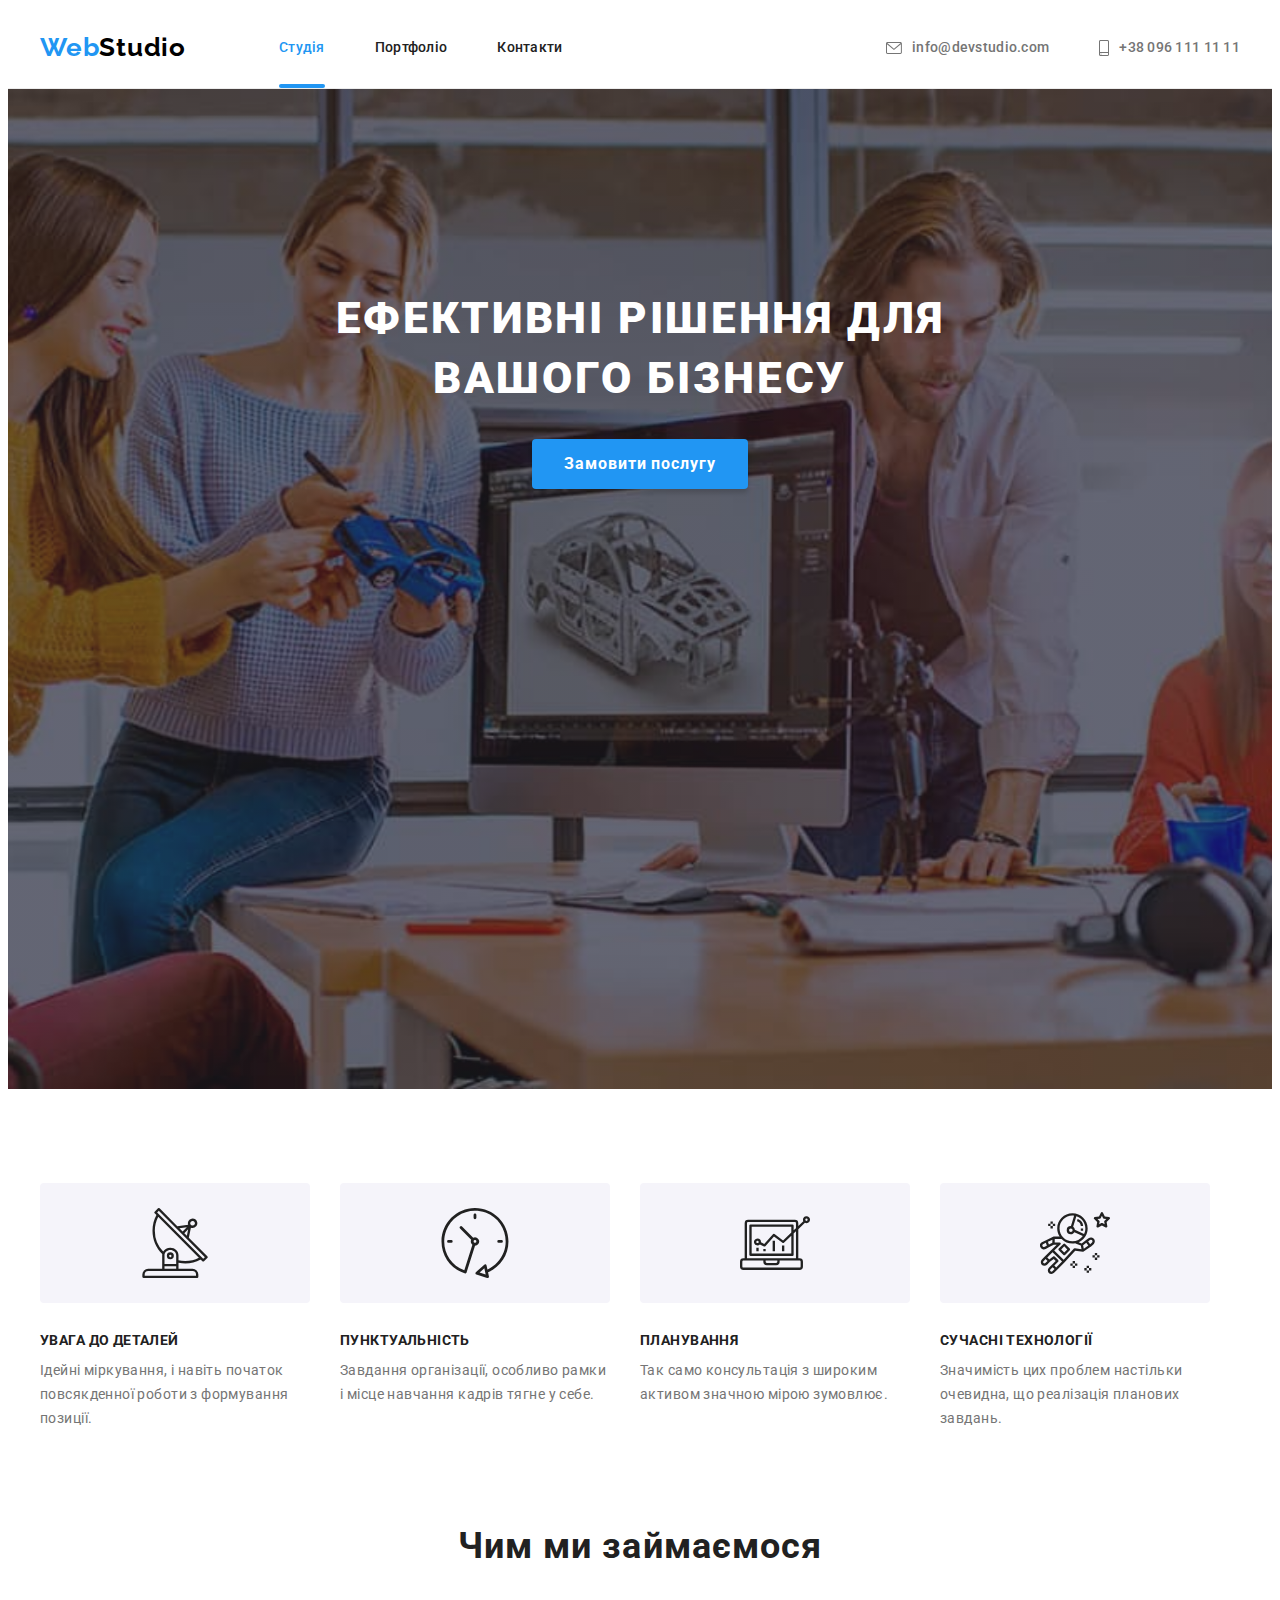
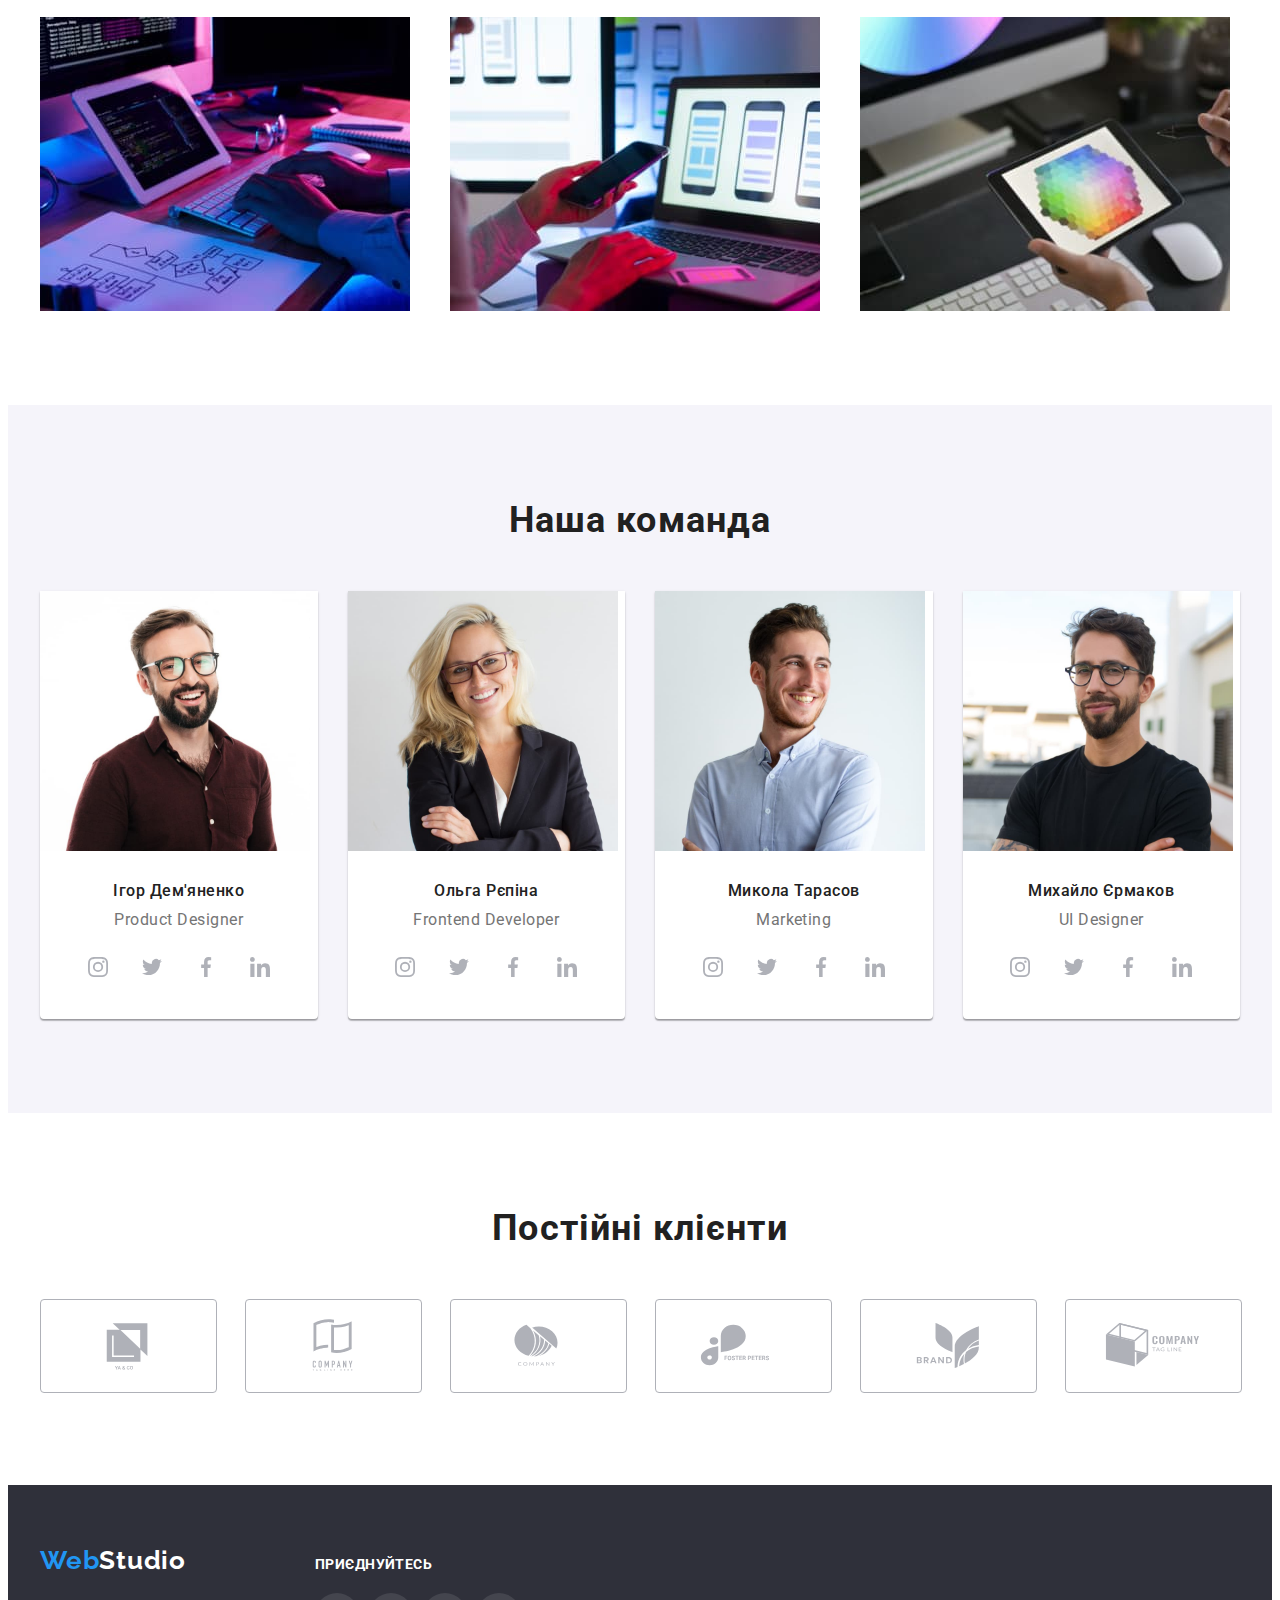
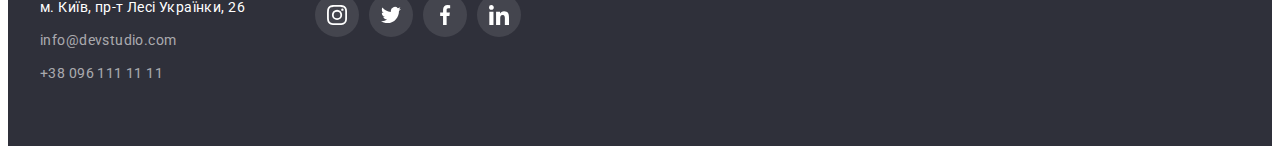
<file: index.html>
<!DOCTYPE html>
<html lang="uk">
  <head>
    <meta charset="UTF-8" />
    <meta http-equiv="X-UA-Compatible" content="IE=edge" />
    <meta name="viewport" content="width=device-width, initial-scale=1.0" />
    <link rel="stylesheet" href="./css/styles.css" />
    <title>Студія</title>
    <link rel="preconnect" href="https://fonts.googleapis.com" />
    <link rel="preconnect" href="https://fonts.gstatic.com" crossorigin />
    <link
      href="https://fonts.googleapis.com/css2?family=Montserrat:wght@400;500;600&family=Raleway:wght@700&family=Roboto:wght@400;500;700;900&display=swap"
      rel="stylesheet"
    />
    <link
      rel="stylesheet"
      href="https://cdnjs.cloudflare.com/ajax/libs/modern-normalize/1.1.0/modern-normalize.min.css"
      integrity="sha512-wpPYUAdjBVSE4KJnH1VR1HeZfpl1ub8YT/NKx4PuQ5NmX2tKuGu6U/JRp5y+Y8XG2tV+wKQpNHVUX03MfMFn9Q=="
      crossorigin="anonymous"
      referrerpolicy="no-referrer"
    />
    <link rel="stylesheet" href="./css/styles.css" />
  </head>

  <body class="body">
    <header class="header">
      <div class="container header-container">
        <nav class="header-navigation">
          <a class="link header-link-logo" href="./index.html"
            ><span class="logo">Web</span
            ><span class="header-logo">Studio</span></a
          >
          <ul class="header-list list">
            <li class="header-item">
              <a class="header-link link current" href="./index.html">Студія</a>
            </li>
            <li class="header-item">
              <a class="header-link link" href="./portfolio.html">Портфоліо</a>
            </li>
            <li class="header-item">
              <a class="header-link link" href="#">Контакти</a>
            </li>
          </ul>
        </nav>
        <ul class="header-list list header-wrap">
          <li class="header-item">
            <a class="header-mail link" href="mailto:info@devstudio.com">
              <svg class="header-ikon" width="16" height="12">
                <use href="./images/icons.svg#icon-mail"></use>
              </svg>
              info@devstudio.com</a
            >
          </li>
          <li class="header-item">
            <a class="header-tel link" href="tel:+380961111111">
              <svg class="header-ikon" width="10" height="16">
                <use href="./images/icons.svg#icon-phone"></use>
              </svg>
              +38 096 111 11 11</a
            >
          </li>
        </ul>
      </div>
    </header>

    <main>
      <section class="hero overlay">
        <div class="container">
          <h1 class="hero-tittle">Ефективні рішення для вашого бізнесу</h1>
          <button class="hero-button" type="button">Замовити послугу</button>
        </div>
      </section>

      <section class="advances section">
        <div class="container">
          <h2 class="visually-hidden">Наші переваги</h2>
          <ul class="list advances-list">
            <li class="advances-item">
              <div class="advances-wrap">
                <svg class="advances-ikon" width="70" height="70">
                  <use href="./images/icons.svg#icon-antenna"></use>
                </svg>
              </div>
              <h3 class="advances-title">Увага до деталей</h3>
              <p class="advances-after-title">
                Ідейні міркування, і навіть початок повсякденної роботи з
                формування позиції.
              </p>
            </li>
            <li class="advances-item">
              <div class="advances-wrap">
                <svg class="advances-ikon" width="70" height="70">
                  <use href="./images/icons.svg#icon-clock"></use>
                </svg>
              </div>
              <h3 class="advances-title">Пунктуальність</h3>
              <p class="advances-after-title">
                Завдання організації, особливо рамки і місце навчання кадрів
                тягне у себе.
              </p>
            </li>
            <li class="advances-item">
              <div class="advances-wrap">
                <svg class="advances-ikon" width="70" height="70">
                  <use href="./images/icons.svg#icon-diagram"></use>
                </svg>
              </div>
              <h3 class="advances-title">Планування</h3>
              <p class="advances-after-title">
                Так само консультація з широким активом значною мірою зумовлює.
              </p>
            </li>
            <li class="advances-item">
              <div class="advances-wrap">
                <svg class="advances-ikon" width="70" height="70">
                  <use href="./images/icons.svg#icon-astronaut"></use>
                </svg>
              </div>
              <h3 class="advances-title">Сучасні технології</h3>
              <p class="advances-after-title">
                Значимість цих проблем настільки очевидна, що реалізація
                планових завдань.
              </p>
            </li>
          </ul>
        </div>
      </section>

      <section class="about-us section">
        <div class="container">
          <h2 class="about-us-title">Чим ми займаємося</h2>
          <ul class="list about-us-list">
            <li class="about-us-item">
              <img
                src="./images/box1.jpg"
                alt="Людина працює за комп'ютером"
                width="370"
                height="294"
              />
            </li>
            <li class="about-us-item">
              <img
                src="./images/box2.jpg"
                alt="Людина звіряє інформацію в телефоні з комп'ютером"
                width="370"
                height="294"
              />
            </li>
            <li class="about-us-item">
              <img
                src="./images/box3.jpg"
                alt="Людина дивиться на палітру кольорів на планшеті"
                width="370"
                height="294"
              />
            </li>
          </ul>
        </div>
      </section>

      <section class="team section">
        <div class="container">
          <h2 class="team-title">Наша команда</h2>
          <ul class="list team-list">
            <li class="team-item">
              <img
                src="./images/img1.jpg"
                alt="Усміхнений хлопець в окулярах"
                width="270"
                height="260"
              />
              <div class="text">
                <h3 class="team-title-name">Ігор Дем'яненко</h3>
                <p class="team-speciality">Product Designer</p>
                <ul class="team-soc-list list">
                  <li class="team-soc-item">
                    <a
                      href=""
                      class="team-soc-link link"
                      target="_blank"
                      rel="noreferrer noopener"
                    >
                      <svg class="team-soc-ikon" width="20" height="20">
                        <use href="./images/icons.svg#icon-instagram"></use>
                      </svg>
                    </a>
                  </li>
                  <li class="team-soc-item">
                    <a
                      href=""
                      class="team-soc-link link"
                      target="_blank"
                      rel="noreferrer noopener"
                    >
                      <svg class="team-soc-ikon" width="20" height="20">
                        <use href="./images/icons.svg#icon-twitter"></use>
                      </svg>
                    </a>
                  </li>
                  <li class="team-soc-item">
                    <a
                      href=""
                      class="team-soc-link link"
                      target="_blank"
                      rel="noreferrer noopener"
                    >
                      <svg class="team-soc-ikon" width="20" height="20">
                        <use href="./images/icons.svg#icon-facebook"></use>
                      </svg>
                    </a>
                  </li>
                  <li class="team-soc-item">
                    <a
                      href=""
                      class="team-soc-link link"
                      target="_blank"
                      rel="noreferrer noopener"
                    >
                      <svg class="team-soc-ikon" width="20" height="20">
                        <use href="./images/icons.svg#icon-linkedin"></use>
                      </svg>
                    </a>
                  </li>
                </ul>
              </div>
            </li>
            <li class="team-item">
              <img
                src="./images/img2.jpg"
                alt="Усміхнена дівчина в окулярах"
                width="270"
                height="260"
              />
              <div class="text">
                <h3 class="team-title-name">Ольга Рєпіна</h3>
                <p class="team-speciality">Frontend Developer</p>
                <ul class="team-soc-list list">
                  <li class="team-soc-item">
                    <a
                      href=""
                      class="team-soc-link link"
                      target="_blank"
                      rel="noreferrer noopener"
                    >
                      <svg class="team-soc-ikon" width="20" height="20">
                        <use href="./images/icons.svg#icon-instagram"></use>
                      </svg>
                    </a>
                  </li>
                  <li class="team-soc-item">
                    <a
                      href=""
                      class="team-soc-link link"
                      target="_blank"
                      rel="noreferrer noopener"
                    >
                      <svg class="team-soc-ikon" width="20" height="20">
                        <use href="./images/icons.svg#icon-twitter"></use>
                      </svg>
                    </a>
                  </li>
                  <li class="team-soc-item">
                    <a
                      href=""
                      class="team-soc-link link"
                      target="_blank"
                      rel="noreferrer noopener"
                    >
                      <svg class="team-soc-ikon" width="20" height="20">
                        <use href="./images/icons.svg#icon-facebook"></use>
                      </svg>
                    </a>
                  </li>
                  <li class="team-soc-item">
                    <a
                      href=""
                      class="team-soc-link link"
                      target="_blank"
                      rel="noreferrer noopener"
                    >
                      <svg class="team-soc-ikon" width="20" height="20">
                        <use href="./images/icons.svg#icon-linkedin"></use>
                      </svg>
                    </a>
                  </li>
                </ul>
              </div>
            </li>
            <li class="team-item">
              <img
                src="./images/img3.jpg"
                alt="Усміхнений хлопець"
                width="270"
                height="260"
              />
              <div class="text">
                <h3 class="team-title-name">Микола Тарасов</h3>
                <p class="team-speciality">Marketing</p>
                <ul class="team-soc-list list">
                  <li class="team-soc-item">
                    <a
                      href=""
                      class="team-soc-link link"
                      target="_blank"
                      rel="noreferrer noopener"
                    >
                      <svg class="team-soc-ikon" width="20" height="20">
                        <use href="./images/icons.svg#icon-instagram"></use>
                      </svg>
                    </a>
                  </li>
                  <li class="team-soc-item">
                    <a
                      href=""
                      class="team-soc-link link"
                      target="_blank"
                      rel="noreferrer noopener"
                    >
                      <svg class="team-soc-ikon" width="20" height="20">
                        <use href="./images/icons.svg#icon-twitter"></use>
                      </svg>
                    </a>
                  </li>
                  <li class="team-soc-item">
                    <a
                      href=""
                      class="team-soc-link link"
                      target="_blank"
                      rel="noreferrer noopener"
                    >
                      <svg class="team-soc-ikon" width="20" height="20">
                        <use href="./images/icons.svg#icon-facebook"></use>
                      </svg>
                    </a>
                  </li>
                  <li class="team-soc-item">
                    <a
                      href=""
                      class="team-soc-link link"
                      target="_blank"
                      rel="noreferrer noopener"
                    >
                      <svg class="team-soc-ikon" width="20" height="20">
                        <use href="./images/icons.svg#icon-linkedin"></use>
                      </svg>
                    </a>
                  </li>
                </ul>
              </div>
            </li>
            <li class="team-item">
              <img
                src="./images/img4.jpg"
                alt="Хлопець в окулярах"
                width="270"
                height="260"
              />
              <div class="text">
                <h3 class="team-title-name">Михайло Єрмаков</h3>
                <p class="team-speciality">UI Designer</p>
                <ul class="team-soc-list list">
                  <li class="team-soc-item">
                    <a
                      href=""
                      class="team-soc-link link"
                      target="_blank"
                      rel="noreferrer noopener"
                    >
                      <svg class="team-soc-ikon" width="20" height="20">
                        <use href="./images/icons.svg#icon-instagram"></use>
                      </svg>
                    </a>
                  </li>
                  <li class="team-soc-item">
                    <a
                      href=""
                      class="team-soc-link link"
                      target="_blank"
                      rel="noreferrer noopener"
                    >
                      <svg class="team-soc-ikon" width="20" height="20">
                        <use href="./images/icons.svg#icon-twitter"></use>
                      </svg>
                    </a>
                  </li>
                  <li class="team-soc-item">
                    <a
                      href=""
                      class="team-soc-link link"
                      target="_blank"
                      rel="noreferrer noopener"
                    >
                      <svg class="team-soc-ikon" width="20" height="20">
                        <use href="./images/icons.svg#icon-facebook"></use>
                      </svg>
                    </a>
                  </li>
                  <li class="team-soc-item">
                    <a
                      href=""
                      class="team-soc-link link"
                      target="_blank"
                      rel="noreferrer noopener"
                    >
                      <svg class="team-soc-ikon" width="20" height="20">
                        <use href="./images/icons.svg#icon-linkedin"></use>
                      </svg>
                    </a>
                  </li>
                </ul>
              </div>
            </li>
          </ul>
        </div>
      </section>
      <section class="client section">
        <div class="container">
          <h2 class="client-title">Постійні клієнти</h2>
          <ul class="client-list list">
            <li class="client-item">
              <a
                href=""
                class="client-link link"
                target="_blank"
                rel="noreferrer noopener"
              >
                <svg class="client-soc-ikon" width="106" height="60">
                  <use href="./images/icons.svg#icon-client1"></use>
                </svg>
              </a>
            </li>
            <li class="client-item">
              <a
                href=""
                class="client-link link"
                target="_blank"
                rel="noreferrer noopener"
              >
                <svg class="client-soc-ikon" width="106" height="60">
                  <use href="./images/icons.svg#icon-client2"></use>
                </svg>
              </a>
            </li>
            <li class="client-item">
              <a
                href=""
                class="client-link link"
                target="_blank"
                rel="noreferrer noopener"
              >
                <svg class="client-soc-ikon" width="106" height="60">
                  <use href="./images/icons.svg#icon-client3"></use>
                </svg>
              </a>
            </li>
            <li class="client-item">
              <a
                href=""
                class="client-link link"
                target="_blank"
                rel="noreferrer noopener"
              >
                <svg class="client-soc-ikon" width="106" height="60">
                  <use href="./images/icons.svg#icon-client4"></use>
                </svg>
              </a>
            </li>
            <li class="client-item">
              <a
                href=""
                class="client-link link"
                target="_blank"
                rel="noreferrer noopener"
              >
                <svg class="client-soc-ikon" width="106" height="60">
                  <use href="./images/icons.svg#icon-client5"></use>
                </svg>
              </a>
            </li>
            <li class="client-item">
              <a
                href=""
                class="client-link link"
                target="_blank"
                rel="noreferrer noopener"
              >
                <svg class="client-soc-ikon" width="106" height="60">
                  <use href="./images/icons.svg#icon-client6"></use>
                </svg>
              </a>
            </li>
          </ul>
        </div>
      </section>
    </main>

    <footer class="footer">
      <div class="container">
        <div class="footer-wrap">
          <div class="footer-address">
            <a class="link logo footer-link-logo" href="./index.html"
              ><span class="logo">Web</span
              ><span class="footer-logo">Studio</span></a
            >
            <address class="address">
              <ul class="list footer-list">
                <li class="footer-item">
                  <a
                    class="link footer-link-address"
                    href="https://goo.gl/maps/CPtrU1FHBa2aNyZL9"
                    target="_blank"
                    rel="noopener noreferrer nofollow"
                    >м. Київ, пр-т Лесі Українки, 26</a
                  >
                </li>
                <li class="footer-item">
                  <a
                    class="link footer-link-mail"
                    href="mailto:info@devstudio.com"
                    >info@devstudio.com</a
                  >
                </li>
                <li class="footer-item">
                  <a class="link footer-link-tel" href="tel:+380961111111"
                    >+38 096 111 11 11</a
                  >
                </li>
              </ul>
            </address>
          </div>
          <div class="footer-soc">
            <h3 class="footer-title">Приєднуйтесь</h3>
            <ul class="footer-soc-list list">
              <li class="footer-soc-item">
                <a
                  href=""
                  class="footer-soc-link link"
                  target="_blank"
                  rel="noreferrer noopener"
                >
                  <svg class="footer-soc-ikon" width="20" height="20">
                    <use href="./images/icons.svg#icon-instagram"></use>
                  </svg>
                </a>
              </li>
              <li class="footer-soc-item">
                <a
                  href=""
                  class="footer-soc-link link"
                  target="_blank"
                  rel="noreferrer noopener"
                >
                  <svg class="footer-soc-ikon" width="20" height="20">
                    <use href="./images/icons.svg#icon-twitter"></use>
                  </svg>
                </a>
              </li>
              <li class="footer-soc-item">
                <a
                  href=""
                  class="footer-soc-link link"
                  target="_blank"
                  rel="noreferrer noopener"
                >
                  <svg class="footer-soc-ikon" width="20" height="20">
                    <use href="./images/icons.svg#icon-facebook"></use>
                  </svg>
                </a>
              </li>
              <li class="footer-soc-item">
                <a
                  href=""
                  class="footer-soc-link link"
                  target="_blank"
                  rel="noreferrer noopener"
                >
                  <svg class="footer-soc-ikon" width="20" height="20">
                    <use href="./images/icons.svg#icon-linkedin"></use>
                  </svg>
                </a>
              </li>
            </ul>
          </div>
        </div>
      </div>
    </footer>
  </body>
</html>
</file>
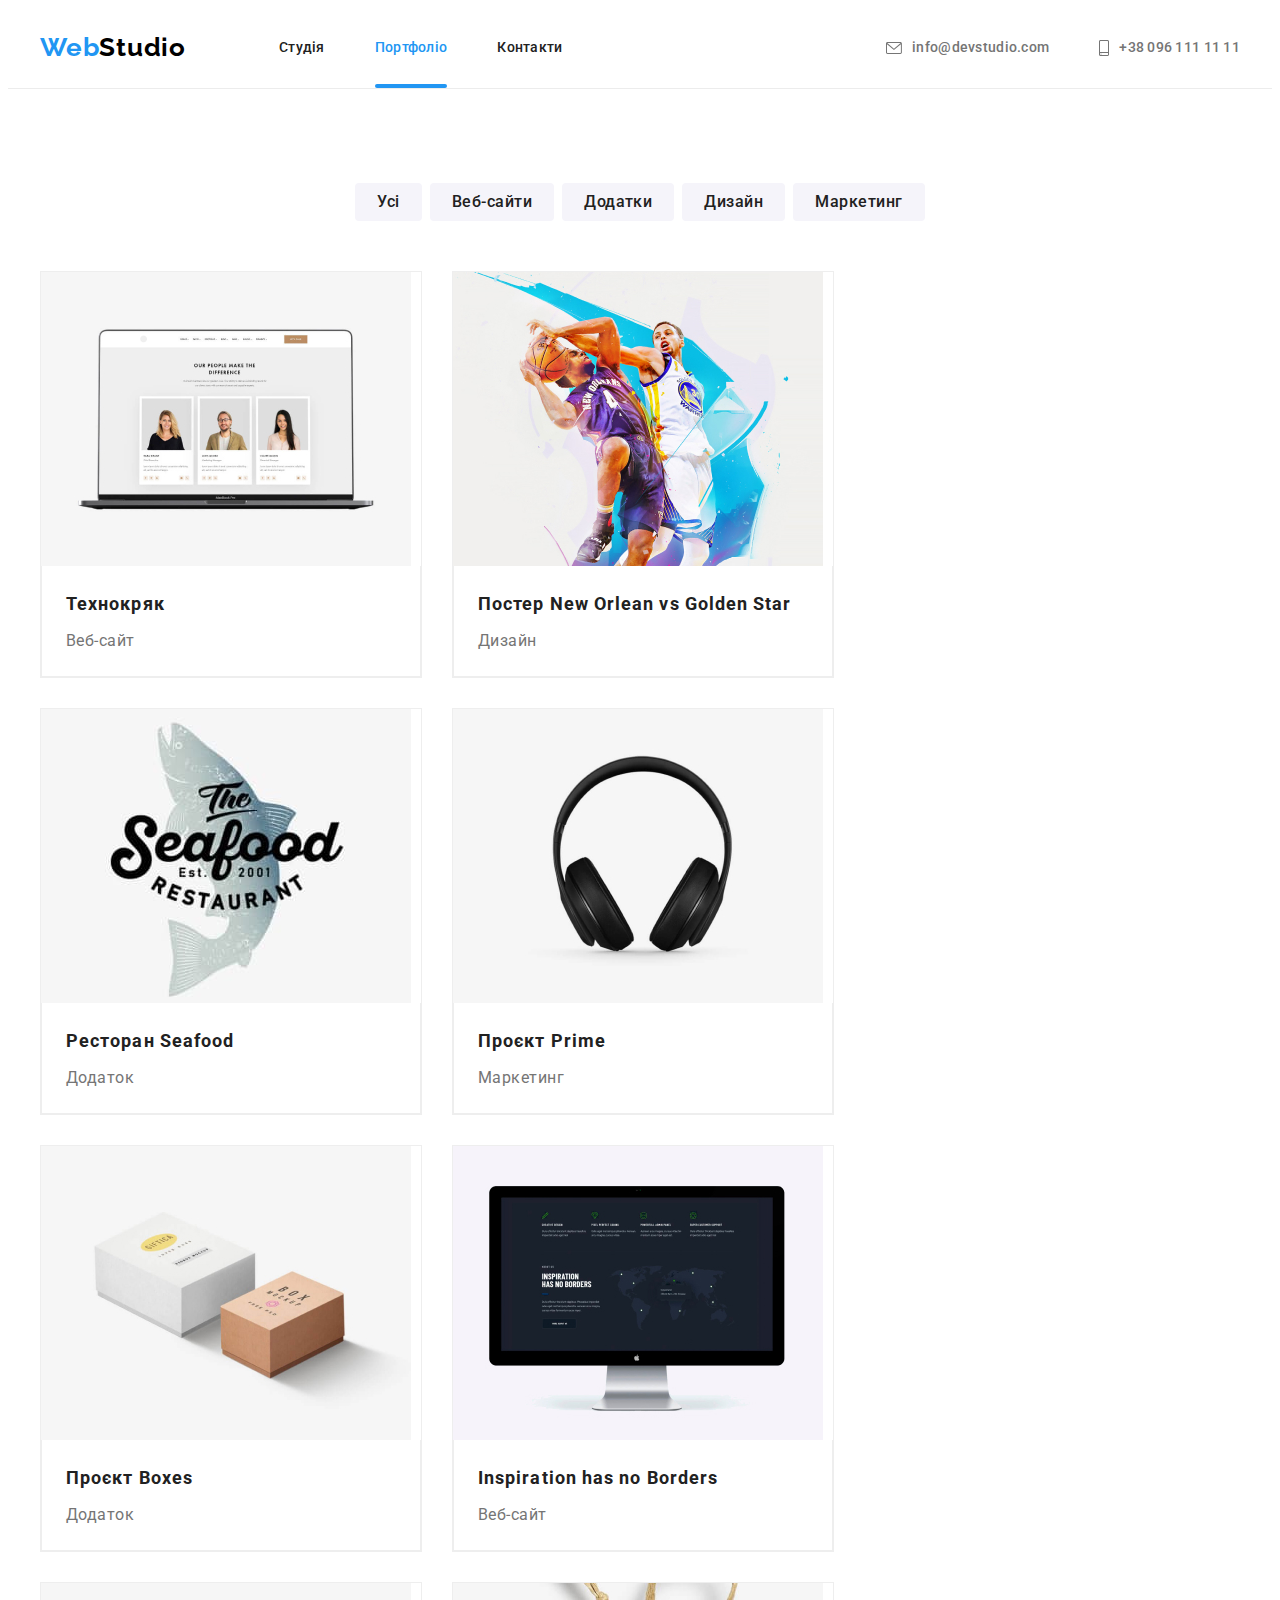
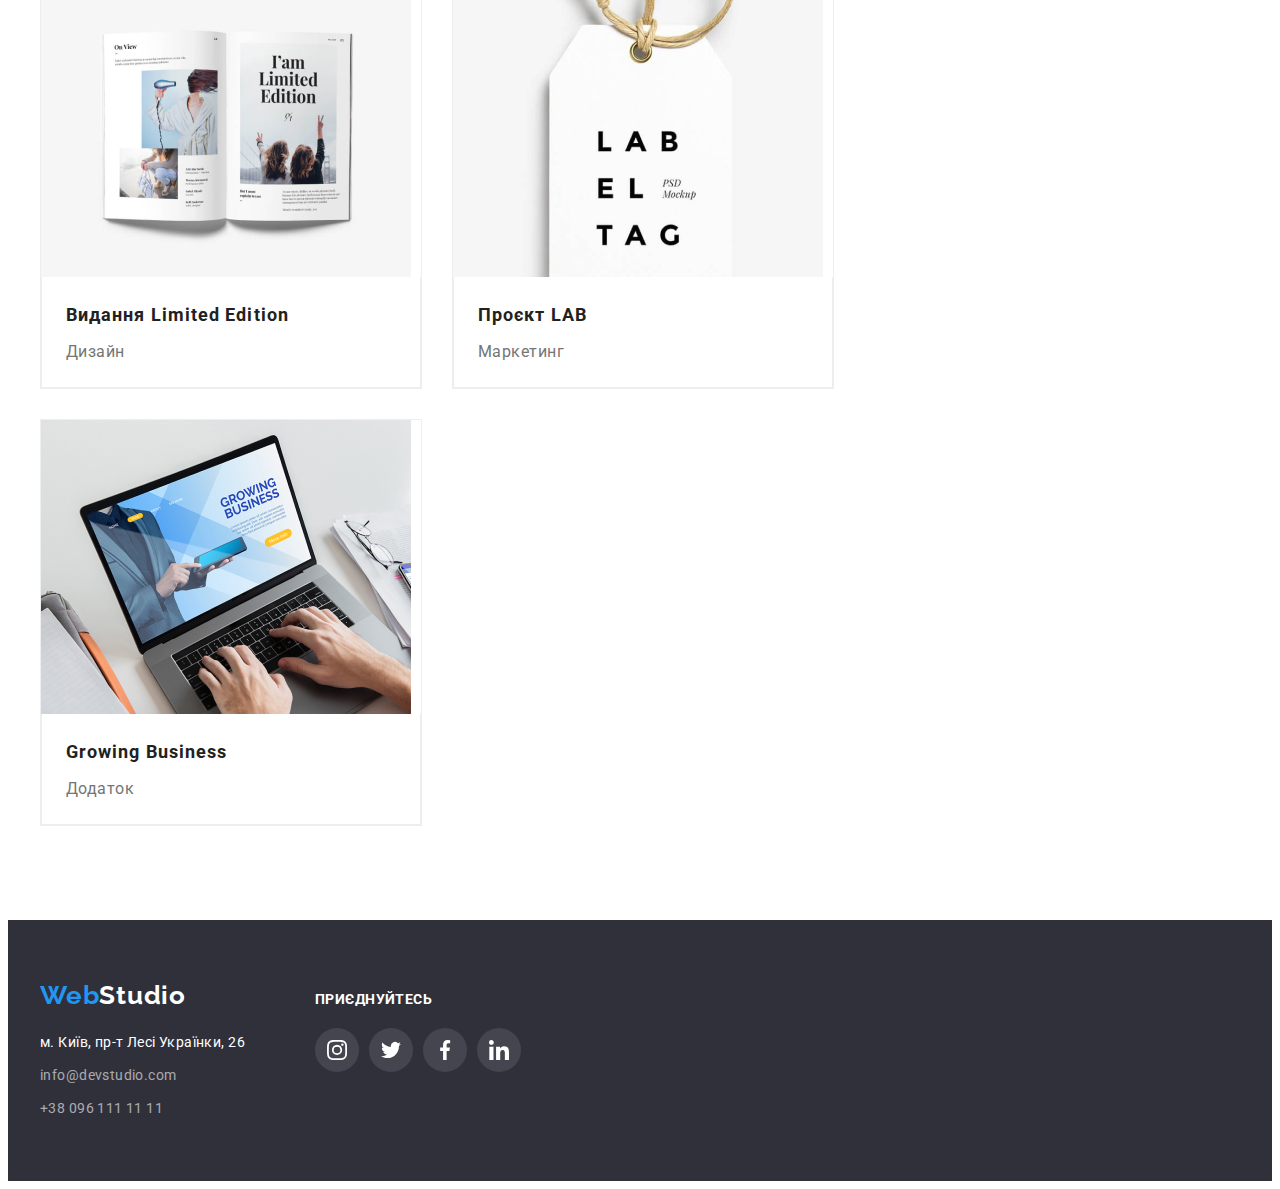
<file: portfolio.html>
<!DOCTYPE html>
<html lang="uk">
  <head>
    <meta charset="UTF-8" />
    <meta http-equiv="X-UA-Compatible" content="IE=edge" />
    <meta name="viewport" content="width=device-width, initial-scale=1.0" />
    <link rel="stylesheet" href="./css/styles.css" />
    <title>Портфоліо</title>
    <link rel="preconnect" href="https://fonts.googleapis.com" />
    <link rel="preconnect" href="https://fonts.gstatic.com" crossorigin />
    <link
      href="https://fonts.googleapis.com/css2?family=Montserrat:wght@400;500;600&family=Raleway:wght@700&family=Roboto:wght@400;500;700;900&display=swap"
      rel="stylesheet"
    />
    <link
      rel="stylesheet"
      href="https://cdnjs.cloudflare.com/ajax/libs/modern-normalize/1.1.0/modern-normalize.min.css"
      integrity="sha512-wpPYUAdjBVSE4KJnH1VR1HeZfpl1ub8YT/NKx4PuQ5NmX2tKuGu6U/JRp5y+Y8XG2tV+wKQpNHVUX03MfMFn9Q=="
      crossorigin="anonymous"
      referrerpolicy="no-referrer"
    />
    <link rel="stylesheet" href="./css/styles.css" />
  </head>

  <body class="body">
    <header class="header">
      <div class="container header-container">
        <nav class="header-navigation">
          <a class="link header-link-logo" href="./index.html"
            ><span class="logo">Web</span
            ><span class="header-logo">Studio</span></a
          >
          <ul class="header-list list">
            <li class="header-item">
              <a class="header-link link " href="./index.html">Студія</a>
            </li>
            <li class="header-item">
              <a class="header-link link current" href="./portfolio.html">Портфоліо</a>
            </li>
            <li class="header-item">
              <a class="header-link link" href="#">Контакти</a>
            </li>
          </ul>
        </nav>
        <ul class="header-list list header-wrap">
          <li class="header-item">
            <a class="header-mail link" href="mailto:info@devstudio.com">
              <svg class="header-ikon" width="16" height="12">
                <use href="./images/icons.svg#icon-mail"></use>
              </svg>
              info@devstudio.com</a
            >
          </li>
          <li class="header-item">
            <a class="header-tel link" href="tel:+380961111111">
              <svg class="header-ikon" width="10" height="16">
                <use href="./images/icons.svg#icon-phone"></use>
              </svg>
              +38 096 111 11 11</a
            >
          </li>
        </ul>
      </div>
    </header>

    <main>
      <section class="button section">
        <div class="container">
          <ul class="list button-list">
            <li>
              <button type="button" class="button-primary">Усі</button>
            </li>
            <li>
              <button type="button" class="button-primary">Веб-сайти</button>
            </li>
            <li>
              <button type="button" class="button-primary">Додатки</button>
            </li>
            <li>
              <button type="button" class="button-primary">Дизайн</button>
            </li>
            <li>
              <button type="button" class="button-primary">Маркетинг</button>
            </li>
          </ul>

          <ul class="list main-list">
            <li class="main-list-item">
              <a class="link main-list-link" href="#"
                ><img
                  src="./images/pf1.jpg"
                  alt="комп'ютер з веб-сайтом"
                  width="370"
                  height="294"
                />
                <div class="pf-text">
                  <h3 class="main-list-tittle">Технокряк</h3>
                  <p class="main-list-text">Веб-сайт</p>
                </div>
              </a>
            </li>
            <li class="main-list-item">
              <a class="link main-list-link" href="#"
                ><img
                  src="./images/pf2.jpg"
                  alt="два хлопця грають в баскетбол"
                  width="370"
                  height="294"
                />
                <div class="pf-text">
                  <h3 class="main-list-tittle">
                    Постер <span lang="en">New Orlean vs Golden Star</span>
                  </h3>
                  <p class="main-list-text">Дизайн</p>
                </div>
              </a>
            </li>
            <li class="main-list-item">
              <a class="link main-list-link" href="#"
                ><img
                  src="./images/pf3.jpg"
                  alt="логотип акула з надписом"
                  width="370"
                  height="294"
                />
                <div class="pf-text">
                  <h3 class="main-list-tittle">
                    Ресторан <span lang="en"> Seafood</span>
                  </h3>
                  <p class="main-list-text">Додаток</p>
                </div>
              </a>
            </li>
            <li class="main-list-item">
              <a class="link main-list-link" href="#"
                ><img
                  src="./images/pf4.jpg"
                  alt="навушники"
                  width="370"
                  height="294"
                />
                <div class="pf-text">
                  <h3 class="main-list-tittle">
                    Проєкт <span lang="en"> Prime</span>
                  </h3>
                  <p class="main-list-text">Маркетинг</p>
                </div>
              </a>
            </li>
            <li class="main-list-item">
              <a class="link main-list-link" href="#"
                ><img
                  src="./images/pf5.jpg"
                  alt="дві невнликих коробочки"
                  width="370"
                  height="294"
                />
                <div class="pf-text">
                  <h3 class="main-list-tittle">
                    Проєкт <span lang="en">Boxes</span>
                  </h3>
                  <p class="main-list-text">Додаток</p>
                </div>
              </a>
            </li>
            <li class="main-list-item">
              <a class="link main-list-link" href="#"
                ><img
                  src="./images/pf6.jpg"
                  alt="комп'ютерний монітор"
                  width="370"
                  height="294"
                />
                <div class="pf-text">
                  <h3 class="main-list-tittle" lang="en">
                    Inspiration has no Borders
                  </h3>
                  <p class="main-list-text">Веб-сайт</p>
                </div>
              </a>
            </li>
            <li class="main-list-item">
              <a class="link main-list-link" href="#"
                ><img
                  src="./images/pf7.jpg"
                  alt="розгорнутий журнал"
                  width="370"
                  height="294"
                />
                <div class="pf-text">
                  <h3 class="main-list-tittle">
                    Видання <span lang="en">Limited Edition</span>
                  </h3>
                  <p class="main-list-text">Дизайн</p>
                </div>
              </a>
            </li>
            <li class="main-list-item">
              <a class="link main-list-link" href="#"
                ><img
                  src="./images/pf8.jpg"
                  alt="бірка з логотипом"
                  width="370"
                  height="294"
                />
                <div class="pf-text">
                  <h3 class="main-list-tittle">
                    Проєкт <span lang="en">LAB</span>
                  </h3>
                  <p class="main-list-text">Маркетинг</p>
                </div>
              </a>
            </li>
            <li class="main-list-item">
              <a class="link main-list-link" href="#"
                ><img
                  src="./images/pf9.jpg"
                  alt="людина працює за ноутбуком"
                  width="370"
                  height="294"
                />
                <div class="pf-text">
                  <h3 class="main-list-tittle" lang="en">Growing Business</h3>
                  <p class="main-list-text">Додаток</p>
                </div>
              </a>
            </li>
          </ul>
        </div>
      </section>
    </main>

    <footer class="footer">
      <div class="container">
        <div class="footer-wrap">
          <div class="footer-address">
            <a class="link logo footer-link-logo" href="./index.html"
              ><span class="logo">Web</span
              ><span class="footer-logo">Studio</span></a
            >
            <address class="address">
              <ul class="list footer-list">
                <li class="footer-item">
                  <a
                    class="link footer-link-address"
                    href="https://goo.gl/maps/CPtrU1FHBa2aNyZL9"
                    target="_blank"
                    rel="noopener noreferrer nofollow"
                    >м. Київ, пр-т Лесі Українки, 26</a
                  >
                </li>
                <li class="footer-item">
                  <a
                    class="link footer-link-mail"
                    href="mailto:info@devstudio.com"
                    >info@devstudio.com</a
                  >
                </li>
                <li class="footer-item">
                  <a class="link footer-link-tel" href="tel:+380961111111"
                    >+38 096 111 11 11</a
                  >
                </li>
              </ul>
            </address>
          </div>
          <div class="footer-soc">
            <h3 class="footer-title">Приєднуйтесь</h3>
            <ul class="footer-soc-list list">
              <li class="footer-soc-item">
                <a
                  href=""
                  class="footer-soc-link link"
                  target="_blank"
                  rel="noreferrer noopener"
                >
                  <svg class="footer-soc-ikon" width="20" height="20">
                    <use href="./images/icons.svg#icon-instagram"></use>
                  </svg>
                </a>
              </li>
              <li class="footer-soc-item">
                <a
                  href=""
                  class="footer-soc-link link"
                  target="_blank"
                  rel="noreferrer noopener"
                >
                  <svg class="footer-soc-ikon" width="20" height="20">
                    <use href="./images/icons.svg#icon-twitter"></use>
                  </svg>
                </a>
              </li>
              <li class="footer-soc-item">
                <a
                  href=""
                  class="footer-soc-link link"
                  target="_blank"
                  rel="noreferrer noopener"
                >
                  <svg class="footer-soc-ikon" width="20" height="20">
                    <use href="./images/icons.svg#icon-facebook"></use>
                  </svg>
                </a>
              </li>
              <li class="footer-soc-item">
                <a
                  href=""
                  class="footer-soc-link link"
                  target="_blank"
                  rel="noreferrer noopener"
                >
                  <svg class="footer-soc-ikon" width="20" height="20">
                    <use href="./images/icons.svg#icon-linkedin"></use>
                  </svg>
                </a>
              </li>
            </ul>
          </div>
        </div>
      </div>
    </footer>
  </body>
</html>
</file>
<file: css/styles.css>
:root {
  --primary-text-color: #757575;
  --primary-tittle-color: #212121;
  --accent-color: #2196f3;
  --primary-white-color: #ffffff;
  --color-logo-black: #000000;
  --bg-color: #2f303a;
  --hero-btn-color: #188ce8;
  --footer-link-color: rgba(255, 255, 255, 0.6);
  --active-btn-bg-color: #f5f4fa;
  --team-bg-color: #f5f4fa;
  --border-color: #eeeeee;
}

body {
  font-family: "roboto", sans-serif;
  color: var(--primary-text-color);
  background-color: var(--primary-white-color);
}

p,
h1,
h2,
h3,
h4,
h5,
h6 {
  margin: 0;
}

ul,
ol {
  margin: 0;
  padding-left: 0;
}

button {
  cursor: pointer;
}

address {
  font-style: normal;
}

img {
  display: block;
  max-width: 100%;
  height: auto;
}

.list {
  padding: 0;
  margin: 0;
  list-style: none;
}

.link {
  text-decoration: none;
}

.container {
  width: 1200px;
  padding-left: 15px;
  padding-right: 15px;
  margin: 0 auto;
}

.section {
  padding-top: 94px;
  padding-bottom: 94px;
}

/* ----------------------INDEX-HEADER--------------------- */

.header {
  border-bottom: 1px solid #ececec;
}

.header-link-logo {
  margin-right: 93px;
}

.logo {
  font-family: "raleway";
  font-weight: 700;
  font-size: 26px;
  line-height: 1.19;
  letter-spacing: 0.03em;
  color: var(--accent-color);
}

.header-logo {
  font-family: "raleway";
  font-weight: 700;
  font-size: 26px;
  line-height: 1.19;
  letter-spacing: 0.03em;
  color: var(--color-logo-black);
}

.header-list .current {
  color: var(--accent-color);
}

.header-container {
  display: flex;
}

.header-list {
  display: flex;
  gap: 50px;
}

.header-navigation {
  display: flex;
  align-items: center;
}

.header-wrap {
  margin-left: auto;
}

.header-link-logo {
  display: block;
  padding-top: 24px;
  padding-bottom: 25px;
}

.header-link {
  position: relative;
  display: block;
  padding-top: 32px;
  padding-bottom: 32px;
}

.current::after {
  content: "";
  position: absolute;
  left: 0;
  bottom: 0;
  display: block;
  width: 100%;
  height: 4px;
  background-color: var(--accent-color);
  border-radius: 2px;
}

.header-link-logo,
.header-link {
  font-weight: 500;
  font-size: 14px;
  line-height: 1.14;
  letter-spacing: 0.02em;
  color: var(--primary-tittle-color);
}

.header-link:hover,
.header-link:focus {
  color: var(--accent-color);
}

.header-tel,
.header-mail {
  display: flex;
  gap: 10px;
  justify-content: center;
  align-items: center;
  padding-top: 32px;
  padding-bottom: 32px;
  font-weight: 500;
  font-size: 14px;
  line-height: 1.14;
  letter-spacing: 0.02em;
  color: var(--primary-text-color);
}

.header-tel:hover,
.header-mail:hover,
.header-tel:focus,
.header-mail:focus {
  color: var(--accent-color);
}

.header-ikon {
  fill: currentColor;
}

/* -------------------------INDEX-HERO-------------------- */
.hero {
  background: var(--bg-color);
  padding: 200px 0;
}
.overlay {
  max-width: 1600px;
  min-height: 600px;
  margin-left: auto;
  margin-right: auto;
  background-image: linear-gradient(
      rgba(47, 48, 58, 0.4),
      rgba(47, 48, 58, 0.4)
    ),
    url(../images/imghero.jpg);
  background-repeat: no-repeat;
  background-size: cover;
  background-position: center;
}

.hero-tittle {
  max-width: 696px;
  margin: 0 auto;
  margin-bottom: 30px;
  font-weight: 900;
  font-size: 44px;
  line-height: 1.36;
  text-align: center;
  letter-spacing: 0.06em;
  text-transform: uppercase;
  color: var(--primary-white-color);
}

.hero-button {
  font-family: inherit;
  margin: 0 auto;
  display: block;
  border-radius: 4px;
  border: 0;
  padding: 10px 32px;
  min-width: 216px;
  height: 50px;
  font-weight: 700;
  font-size: 16px;
  line-height: 1.88;
  display: flex;
  align-items: center;
  text-align: center;
  letter-spacing: 0.06em;
  color: var(--primary-white-color);
  background: var(--accent-color);
  box-shadow: 0px 4px 4px rgba(0, 0, 0, 0.15);
}

.hero-button:hover,
.hero-button:focus {
  color: var(--primary-white-color);
  background: var(--hero-btn-color);
  box-shadow: 0px 4px 4px rgba(0, 0, 0, 0.15);
  border-radius: 4px;
  border: 0;
}

/* ---------------------INDEX-ADVANCES--------------------- */

.visually-hidden {
  position: absolute;
  width: 1px;
  height: 1px;
  margin: -1px;
  border: 0;
  padding: 0;
  white-space: nowrap;
  clip-path: inset(100%);
  clip: rect(0 0 0 0);
  overflow: hidden;
}

.advances-list {
  display: flex;
  gap: 30px;
}

.advances-item {
  width: 270px;
}

.advances-wrap {
  display: flex;
  align-items: center;
  justify-content: center;
  margin-bottom: 30px;
  width: 270px;
  height: 120px;
  background: var(--active-btn-bg-color);
  border-radius: 4px;
  color: var(--primary-tittle-color);
}

.advances-ikon {
  fill: currentColor;
}

.advances-title {
  margin-bottom: 10px;
  font-weight: 700;
  font-size: 14px;
  line-height: 1.14;
  letter-spacing: 0.03em;
  text-transform: uppercase;
  color: var(--primary-tittle-color);
}

.advances-after-title {
  font-size: 14px;
  line-height: 1.71;
  letter-spacing: 0.03em;
  color: var(--primary-text-color);
}

/* -------------------INDEX-ABOUT-US--------------------- */

.about-us {
  padding-top: 0;
}

.about-us-title {
  margin-bottom: 50px;
  font-weight: 700;
  font-size: 36px;
  line-height: 1.17;
  text-align: center;
  letter-spacing: 0.03em;
  color: var(--primary-tittle-color);
}

.about-us-list {
  display: flex;
  gap: 30px;
}

.about-us-item {
  width: calc((100% - 60px) / 3);
}
/* -------------------------INDEX-TEAM------------------ */

.team {
  background: var(--team-bg-color);
}

.team-title {
  margin-bottom: 50px;
  font-weight: 700;
  font-size: 36px;
  line-height: 1.17;
  text-align: center;
  letter-spacing: 0.03em;
  color: var(--primary-tittle-color);
}

.team-list {
  display: flex;
  gap: 30px;
}

.team-item {
  width: calc((100% - 90px) / 4);
  background: var(--primary-white-color);
  box-shadow: 0px 1px 3px rgba(0, 0, 0, 0.12), 0px 1px 1px rgba(0, 0, 0, 0.14),
    0px 2px 1px rgba(0, 0, 0, 0.2);
  border-radius: 0px 0px 4px 4px;
}

.text {
  padding-top: 30px;
  padding-bottom: 30px;
}

.team-title-name {
  margin-bottom: 10px;
  font-weight: 500;
  font-size: 16px;
  line-height: 1.19;
  text-align: center;
  letter-spacing: 0.03em;
  color: var(--primary-tittle-color);
}

.team-speciality {
  margin-bottom: 16px;
  font-size: 16px;
  line-height: 1.19;
  text-align: center;
  letter-spacing: 0.03em;
  color: var(--primary-text-color);
}

.team-soc-list {
  display: flex;
  justify-content: center;
  gap: 10px;
}

.team-soc-item {
  width: 44px;
  height: 44px;
}

.team-soc-ikon {
  fill: currentColor;
}

.team-soc-link {
  width: 100%;
  height: 100%;
  border-radius: 50%;
  display: flex;
  align-items: center;
  justify-content: center;
  color: #afb1b8;
}

.team-soc-link:hover,
.team-soc-link:focus {
  background-color: var(--accent-color);
  color: var(--primary-white-color);
  outline: none;
}

/* ---------------------INDEX-CLIENT----------------------- */

.client-title {
  margin-bottom: 50px;
  font-weight: 700;
  font-size: 36px;
  line-height: 1.17;
  text-align: center;
  letter-spacing: 0.03em;
  color: var(--primary-tittle-color);
}

.client-list {
  display: flex;
  gap: 30px;
}

.client-item {
  width: calc((100% - 150px) / 6);
  height: 92px;
}

.client-soc-ikon {
  fill: currentColor;
}

.client-link {
  width: 100%;
  height: 100%;
  border: 1px solid #afb1b8;
  border-radius: 4px;
  display: flex;
  align-items: center;
  justify-content: center;
  color: #afb1b8;
}

.client-link:hover,
.client-link:focus {
  border-color: var(--accent-color);
  color: var(--accent-color);
  outline: none;
}

/* ---------------------INDEX-FOOTER-----------------------*/

.footer {
  padding-top: 60px;
  padding-bottom: 60px;
  background: var(--bg-color);
}

.footer-wrap {
  display: flex;
  align-items: baseline;
}

.footer-logo {
  font-family: "Raleway";
  font-weight: 700;
  font-size: 26px;
  line-height: 1.19;
  letter-spacing: 0.03em;
  color: var(--primary-white-color);
}

.footer-item:not(:last-child) {
  margin-bottom: 9px;
}

.address {
  margin-top: 20px;
  margin-right: 70px;
}

.footer-link-address {
  font-size: 14px;
  line-height: 1.71;
  letter-spacing: 0.03em;
  color: var(--primary-white-color);
}

.footer-link-mail,
.footer-link-tel {
  font-size: 14px;
  line-height: 1.71;
  letter-spacing: 0.03em;
  color: var(--footer-link-color);
}

.footer-link-address:hover,
.footer-link-address:focus,
.footer-link-mail:hover,
.footer-link-mail:focus,
.footer-link-tel:hover,
.footer-link-tel:focus {
  color: var(--accent-color);
}

.footer-title {
  font-weight: 700;
  font-size: 14px;
  line-height: 1.14;
  letter-spacing: 0.03em;
  text-transform: uppercase;
  color: var(--primary-white-color);
}

.footer-soc-list {
  margin-top: 20px;
  display: flex;
  justify-content: center;
  align-items: center;
  gap: 10px;
}

.footer-soc-item {
  width: 44px;
  height: 44px;
}

.footer-soc-ikon {
  fill: currentColor;
}

.footer-soc-link {
  width: 100%;
  height: 100%;
  border-radius: 50%;
  display: flex;
  align-items: center;
  justify-content: center;
  background-color: rgba(255, 255, 255, 0.1);
  color: var(--primary-white-color);
}

.footer-soc-link:hover,
.footer-soc-link:focus {
  background-color: var(--accent-color);
  outline: none;
}

/* -------------------PORTFOLIO-BUTTON------------------ */

.button-list {
  display: flex;
  justify-content: center;
  gap: 8px;
  margin-bottom: 50px;
}

.button-primary {
  font-family: inherit;
  padding: 6px 22px;
  border-radius: 4px;
  border: 0;
  padding: 6px 22px;
  font-weight: 500;
  font-size: 16px;
  line-height: 1.63;
  text-align: center;
  letter-spacing: 0.03em;
  color: var(--primary-tittle-color);
  background: var(--active-btn-bg-color);
}

.button-primary:hover,
.button-primary:focus {
  color: var(--primary-white-color);
  background: var(--accent-color);
  box-shadow: 0px 3px 1px rgba(0, 0, 0, 0.1), 0px 1px 2px rgba(0, 0, 0, 0.08),
    0px 2px 2px rgba(0, 0, 0, 0.12), 0px 4px 4px rgba(0, 0, 0, 0.25);
}

/* ----------------------PORTFOLIO-MAIN-------------------- */

.main-list {
  display: flex;
  flex-wrap: wrap;
  gap: 30px;
}

.main-list-item {
  width: calc((100% - 60px) / 3);
  background: var(--primary-white-color);
  border: 1px solid var(--border-color);
}

.main-list-link {
  display: block;
}

.main-list-link:hover {
  box-shadow: 0px 1px 1px rgba(0, 0, 0, 0.12), 0px 4px 4px rgba(0, 0, 0, 0.06),
    1px 4px 6px rgba(0, 0, 0, 0.16);
}

.pf-text {
  padding: 20px 24px;
  border-left: 1px solid var(--border-color);
  border-right: 1px solid var(--border-color);
  border-bottom: 1px solid var(--border-color);
}

.main-list-tittle {
  margin-bottom: 4px;
  font-weight: 700;
  font-size: 18px;
  line-height: 2;
  letter-spacing: 0.06em;
  color: var(--primary-tittle-color);
}

.main-list-text {
  font-size: 16px;
  line-height: 1.88;
  letter-spacing: 0.03em;
  color: var(--primary-text-color);
}
</file>
